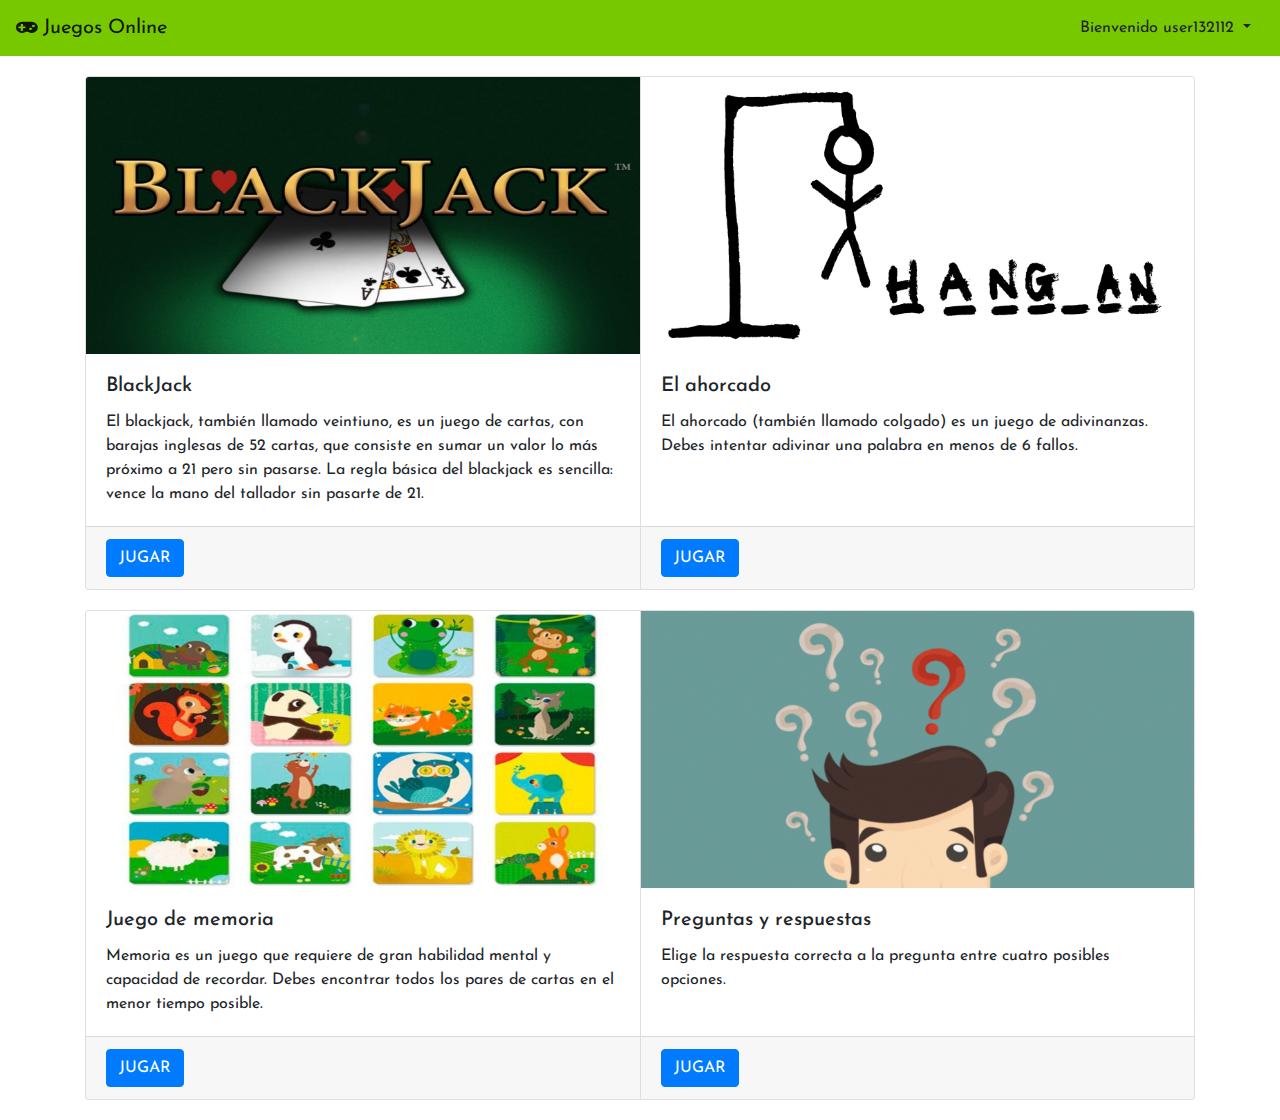
<file: index.html>
<!DOCTYPE html>
<html>
<head>
	<meta charset="utf-8">
    <meta name="viewport" content="width=device-width, initial-scale=1, shrink-to-fit=no">
    <meta name="description" content="Aplicación de juegos online en JavaScript y jQuery">
    <meta name="author" content="Georgios Botas Recchia">
	<title>Juegos online!</title>

	<!--jQuery-->
	<script src="https://ajax.googleapis.com/ajax/libs/jquery/3.4.1/jquery.min.js"></script>

	<!--Bootstrap-->
	<link rel="stylesheet" href="assets/bootstrap/bootstrap.css">
	<script src="assets/bootstrap/bootstrap.js"></script>

	<!-- Estilos-->
	<link rel="stylesheet" type="text/css" href="style.css">

	<!--Fuentes-->
	<link href="https://fonts.googleapis.com/css?family=Josefin+Sans&display=swap" rel="stylesheet">

	<!--Iconos-->
	<link href="https://stackpath.bootstrapcdn.com/font-awesome/4.7.0/css/font-awesome.min.css" rel="stylesheet" integrity="sha384-wvfXpqpZZVQGK6TAh5PVlGOfQNHSoD2xbE+QkPxCAFlNEevoEH3Sl0sibVcOQVnN" crossorigin="anonymous">

	<!--sessionStorage y prompt username-->
	<script src="js/sessionStorage.js"></script>
	
</head>
<body>

	<nav class="navbar navbar-light bg-light">
		<a class="navbar-brand" href="index.html">
			<i class="fa fa-gamepad"></i>
			Juegos Online
		</a>
		<div class="dropdown">
		  <a class="btn dropdown-toggle" href="#" role="button" id="dropdownMenuLink" data-toggle="dropdown" aria-haspopup="true" aria-expanded="false">
		    <span id="welcome"></span>
		  </a>

		  <div class="dropdown-menu" aria-labelledby="dropdownMenuLink">
		    <a class="dropdown-item" href="registros.html">Registros</a>
		  </div>
		</div>
	</nav>

	<div class="container index">
		<div class="card-group">
		  <div class="card">
		    <img src="assets/back-bj.jpg" class="card-img-top" alt="juego de cartas 21">
		    <div class="card-body">
		      <h5 class="card-title">BlackJack</h5>
		      <p class="card-text">
		      	El blackjack, también llamado veintiuno, es un juego de cartas, con barajas inglesas de 52 cartas, que consiste en sumar un valor lo más próximo a 21 pero sin pasarse. La regla básica del blackjack es sencilla: vence la mano del tallador sin pasarte de 21.
		      </p>
		    </div>
		    <div class="card-footer">
		      <small class="text-muted">
		      	<a href="juegos/black-jack.html" class="btn btn-primary">JUGAR</a>
		      </small>
		    </div>
		  </div>
		  <div class="card">
		    <img src="assets/back-hangman.jpg" class="card-img-top" alt="juego del ahorcado">
		    <div class="card-body">
		      <h5 class="card-title">El ahorcado</h5>
		      <p class="card-text">
		      	El ahorcado (también llamado colgado) es un juego de adivinanzas. Debes intentar adivinar una palabra en menos de 6 fallos.
		  	  </p>
		    </div>
		    <div class="card-footer">
		      <small class="text-muted">
		      	<a href="juegos/ahorcado.html" class="btn btn-primary">JUGAR</a>
		      </small>
		    </div>
		  </div>
		</div>

		<div class="card-group container-top">
		  <div class="card">
		    <img src="assets/back-mem.jpg" class="card-img-top" alt="juego de memoria">
		    <div class="card-body">
		      <h5 class="card-title">Juego de memoria</h5>
		      <p class="card-text">
		      	Memoria es un juego que requiere de gran habilidad mental y capacidad de recordar. Debes encontrar todos los pares de cartas en el menor tiempo posible.
		  	  </p>
		    </div>
		    <div class="card-footer">
		      <small class="text-muted">
		      	<a href="juegos/memoria.html" class="btn btn-primary">JUGAR</a>
		      </small>
		    </div>
		  </div>

		  <div class="card">
		    <img src="assets/back-qt.jpg" class="card-img-top" alt="juego preguntas y respuestas">
		    <div class="card-body">
		      <h5 class="card-title">Preguntas y respuestas</h5>
		      <p class="card-text">
		      	Elige la respuesta correcta a la pregunta entre cuatro posibles opciones.
		      </p>
		    </div>
		    <div class="card-footer">
		      <small class="text-muted">
		      	<a href="juegos/pre-resp.html" class="btn btn-primary">JUGAR</a>
		      </small>
		    </div>
		  </div>
		</div>
	</div>

</body>
</html>
</file>
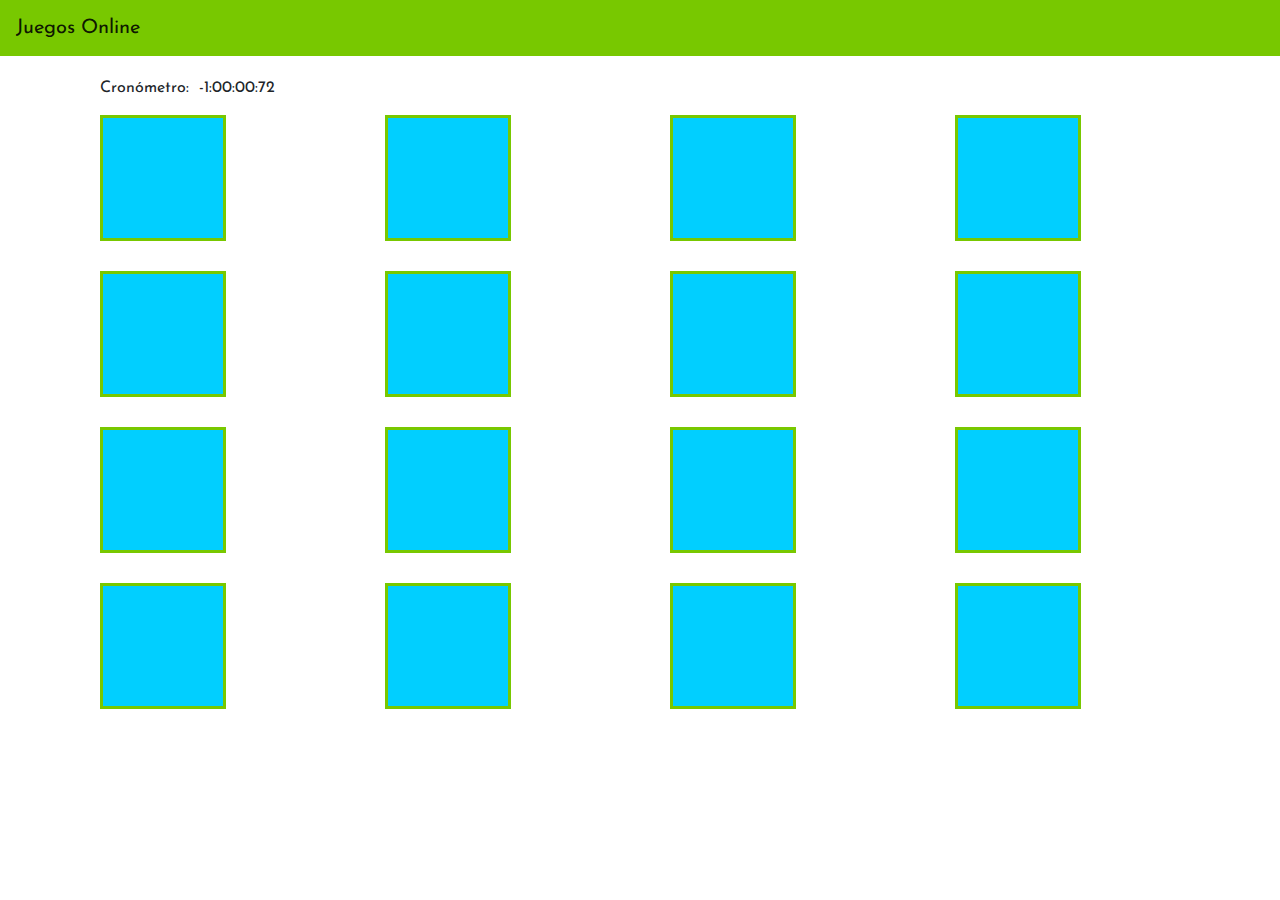
<file: memoria.html>
<!DOCTYPE html>
<html>
<head>
	<meta charset="utf-8">
    <meta name="viewport" content="width=device-width, initial-scale=1, shrink-to-fit=no">
    <meta name="description" content="Aplicación de juegos online en JavaScript y jQuery">
    <meta name="author" content="Georgios Botas Recchia">
	<title>Juego de memoria</title>

	<!--Bootstrap-->
	<link rel="stylesheet" href="https://stackpath.bootstrapcdn.com/bootstrap/4.4.1/css/bootstrap.min.css" integrity="sha384-Vkoo8x4CGsO3+Hhxv8T/Q5PaXtkKtu6ug5TOeNV6gBiFeWPGFN9MuhOf23Q9Ifjh" crossorigin="anonymous">

	<!-- Estilos-->
	<link rel="stylesheet" type="text/css" href="style.css">

	<!--Fuentes-->
	<link href="https://fonts.googleapis.com/css?family=Josefin+Sans&display=swap" rel="stylesheet">

	<!--jQuery-->
	<script src="https://ajax.googleapis.com/ajax/libs/jquery/3.4.1/jquery.min.js"></script>

</head>
<body>

	<nav class="navbar navbar-light bg-light">
	  <a class="navbar-brand" href="index.html">Juegos Online</a>
	</nav>

	<div class="container container-top">

		<div id="cronometro">
			<span>Cronómetro: </span>
			<div id="reloj">
			  0 00 00 00
			</div>
		</div>

		<div class="row">
			<div class="col-3">
				<img class="img-memory" id="img-1" data-index="0" src="assets/imgs-memoria/default.jpg">
			</div>
			<div class="col-3">
				<img class="img-memory" id="img-2" data-index="1" src="assets/imgs-memoria/default.jpg">
			</div>
			<div class="col-3">
				<img class="img-memory" id="img-3" data-index="2" src="assets/imgs-memoria/default.jpg">
			</div>
			<div class="col-3">
				<img class="img-memory" id="img-4" data-index="3" src="assets/imgs-memoria/default.jpg">
			</div>
		</div>

		<div class="row">
			<div class="col-3">
				<img class="img-memory" id="img-5" data-index="4" src="assets/imgs-memoria/default.jpg">
			</div>
			<div class="col-3">
				<img class="img-memory" id="img-6" data-index="5" src="assets/imgs-memoria/default.jpg">
			</div>
			<div class="col-3">
				<img class="img-memory" id="img-7" data-index="6" src="assets/imgs-memoria/default.jpg">
			</div>
			<div class="col-3">
				<img class="img-memory" id="img-8" data-index="7" src="assets/imgs-memoria/default.jpg">
			</div>
		</div>

		<div class="row">
			<div class="col-3">
				<img class="img-memory" id="img-9" data-index="8" src="assets/imgs-memoria/default.jpg">
			</div>
			<div class="col-3">
				<img class="img-memory" id="img-10" data-index="9" src="assets/imgs-memoria/default.jpg">
			</div>
			<div class="col-3">
				<img class="img-memory" id="img-11" data-index="10" src="assets/imgs-memoria/default.jpg">
			</div>
			<div class="col-3">
				<img class="img-memory" id="img-12" data-index="11" src="assets/imgs-memoria/default.jpg">
			</div>
		</div>

		<div class="row">
			<div class="col-3">
				<img class="img-memory" id="img-13" data-index="12" src="assets/imgs-memoria/default.jpg">
			</div>
			<div class="col-3">
				<img class="img-memory" id="img-14" data-index="13" src="assets/imgs-memoria/default.jpg">
			</div>
			<div class="col-3">
				<img class="img-memory" id="img-15" data-index="14" src="assets/imgs-memoria/default.jpg">
			</div>
			<div class="col-3">
				<img class="img-memory" id="img-16" data-index="15" src="assets/imgs-memoria/default.jpg">
			</div>
		</div>


	</div>

<script src="js/memoria.js"></script>
</body>
</html>
</file>
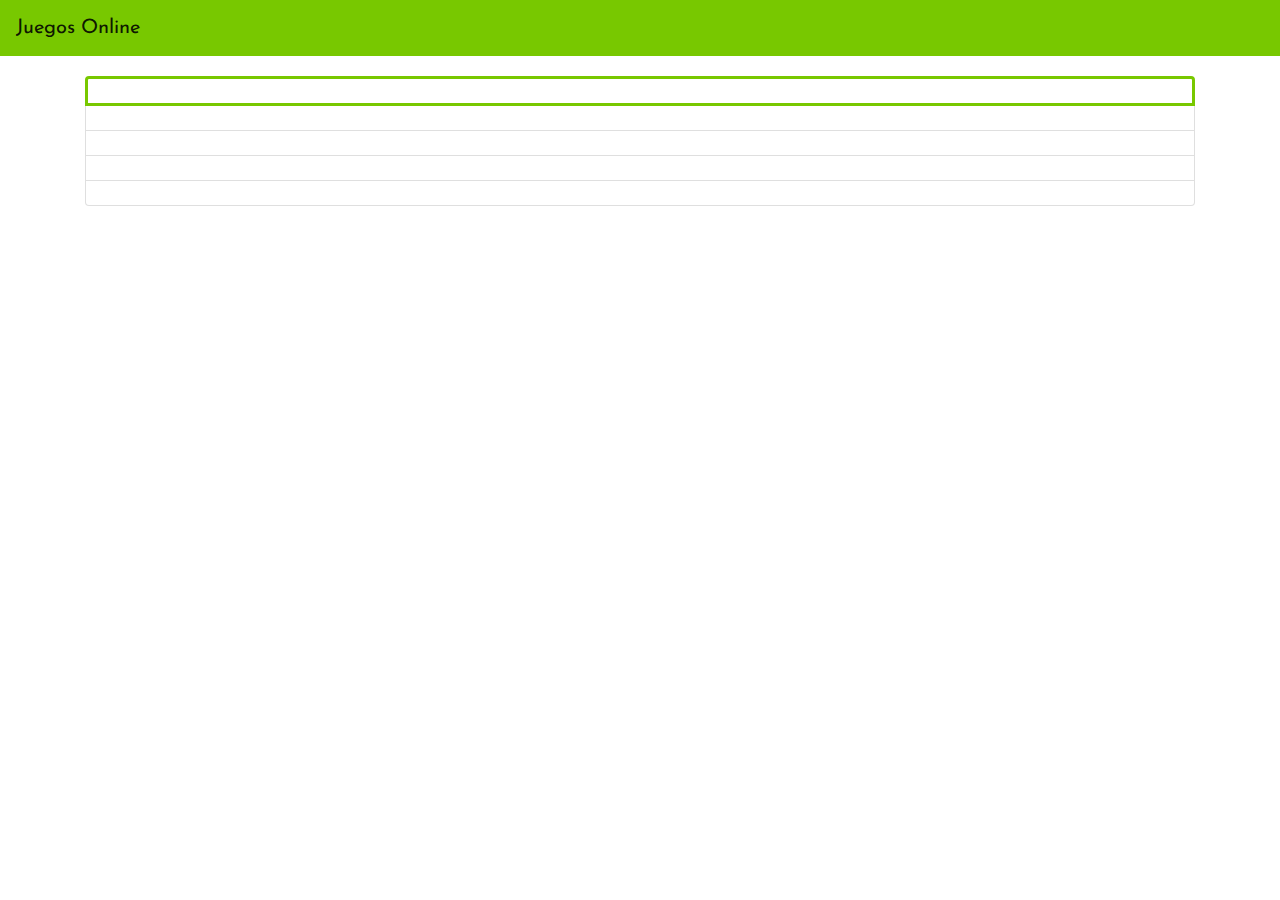
<file: pre-resp.html>
<!DOCTYPE html>
<html>
<head>
	<meta charset="utf-8">
    <meta name="viewport" content="width=device-width, initial-scale=1, shrink-to-fit=no">
    <meta name="description" content="Aplicación de juegos online en JavaScript y jQuery">
    <meta name="author" content="Georgios Botas Recchia">
	<title>Juego de memoria</title>

	<!--Bootstrap-->
	<link rel="stylesheet" href="https://stackpath.bootstrapcdn.com/bootstrap/4.4.1/css/bootstrap.min.css" integrity="sha384-Vkoo8x4CGsO3+Hhxv8T/Q5PaXtkKtu6ug5TOeNV6gBiFeWPGFN9MuhOf23Q9Ifjh" crossorigin="anonymous">

	<!-- Estilos-->
	<link rel="stylesheet" type="text/css" href="style.css">

	<!--Fuentes-->
	<link href="https://fonts.googleapis.com/css?family=Josefin+Sans&display=swap" rel="stylesheet">

	<!--jQuery-->
	<script src="https://ajax.googleapis.com/ajax/libs/jquery/3.4.1/jquery.min.js"></script>

</head>
<body>

	<nav class="navbar navbar-light bg-light">
	  <a class="navbar-brand" href="index.html">Juegos Online</a>
	</nav>

	<div class="container container-top">

		<div class="list-group">
			<button id="qt" type="button" class="list-group-item list-group-item-action" disabled></button>
			<button id="opt-1" type="button" class="list-group-item list-group-item-action option"></button>
			<button id="opt-2" type="button" class="list-group-item list-group-item-action option"></button>
			<button id="opt-3" type="button" class="list-group-item list-group-item-action option"></button>
			<button id="opt-4" type="button" class="list-group-item list-group-item-action option"></button>
		</div>

	</div>

<script src="js/pre-resp.js"></script>
</body>
</html>
</file>
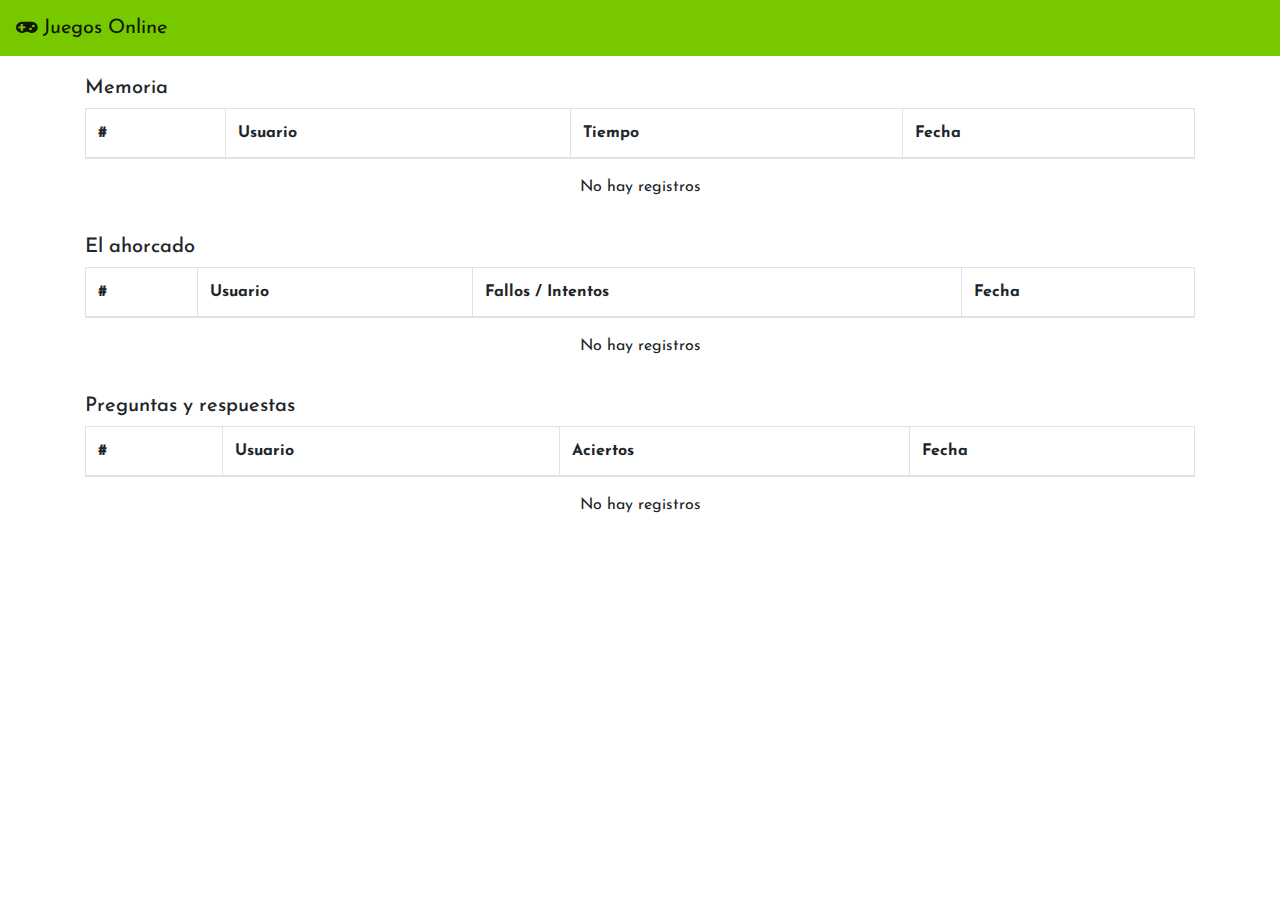
<file: registros.html>
<!DOCTYPE html>
<html>
<head>
	<meta charset="utf-8">
    <meta name="viewport" content="width=device-width, initial-scale=1, shrink-to-fit=no">
    <meta name="description" content="Aplicación de juegos online en JavaScript y jQuery">
    <meta name="author" content="Georgios Botas Recchia">
	<title>Juegos online!</title>

	<!--jQuery-->
	<script src="https://ajax.googleapis.com/ajax/libs/jquery/3.4.1/jquery.min.js"></script>

	<!--Bootstrap-->
	<link rel="stylesheet" href="assets/bootstrap/bootstrap.css">

	<!-- Estilos-->
	<link rel="stylesheet" type="text/css" href="style.css">

	<!--Fuentes-->
	<link href="https://fonts.googleapis.com/css?family=Josefin+Sans&display=swap" rel="stylesheet">
	
	<!--Iconos-->
	<link href="https://stackpath.bootstrapcdn.com/font-awesome/4.7.0/css/font-awesome.min.css" rel="stylesheet" integrity="sha384-wvfXpqpZZVQGK6TAh5PVlGOfQNHSoD2xbE+QkPxCAFlNEevoEH3Sl0sibVcOQVnN" crossorigin="anonymous">

</head>
<body>

	<nav class="navbar navbar-light bg-light">
		<a class="navbar-brand" href="index.html">
			<i class="fa fa-gamepad"></i>
			Juegos Online
		</a>
	</nav>

	<div class="container container-top">
		

	</div>

<script src="js/registros.js"></script>
</body>
</html>
</file>
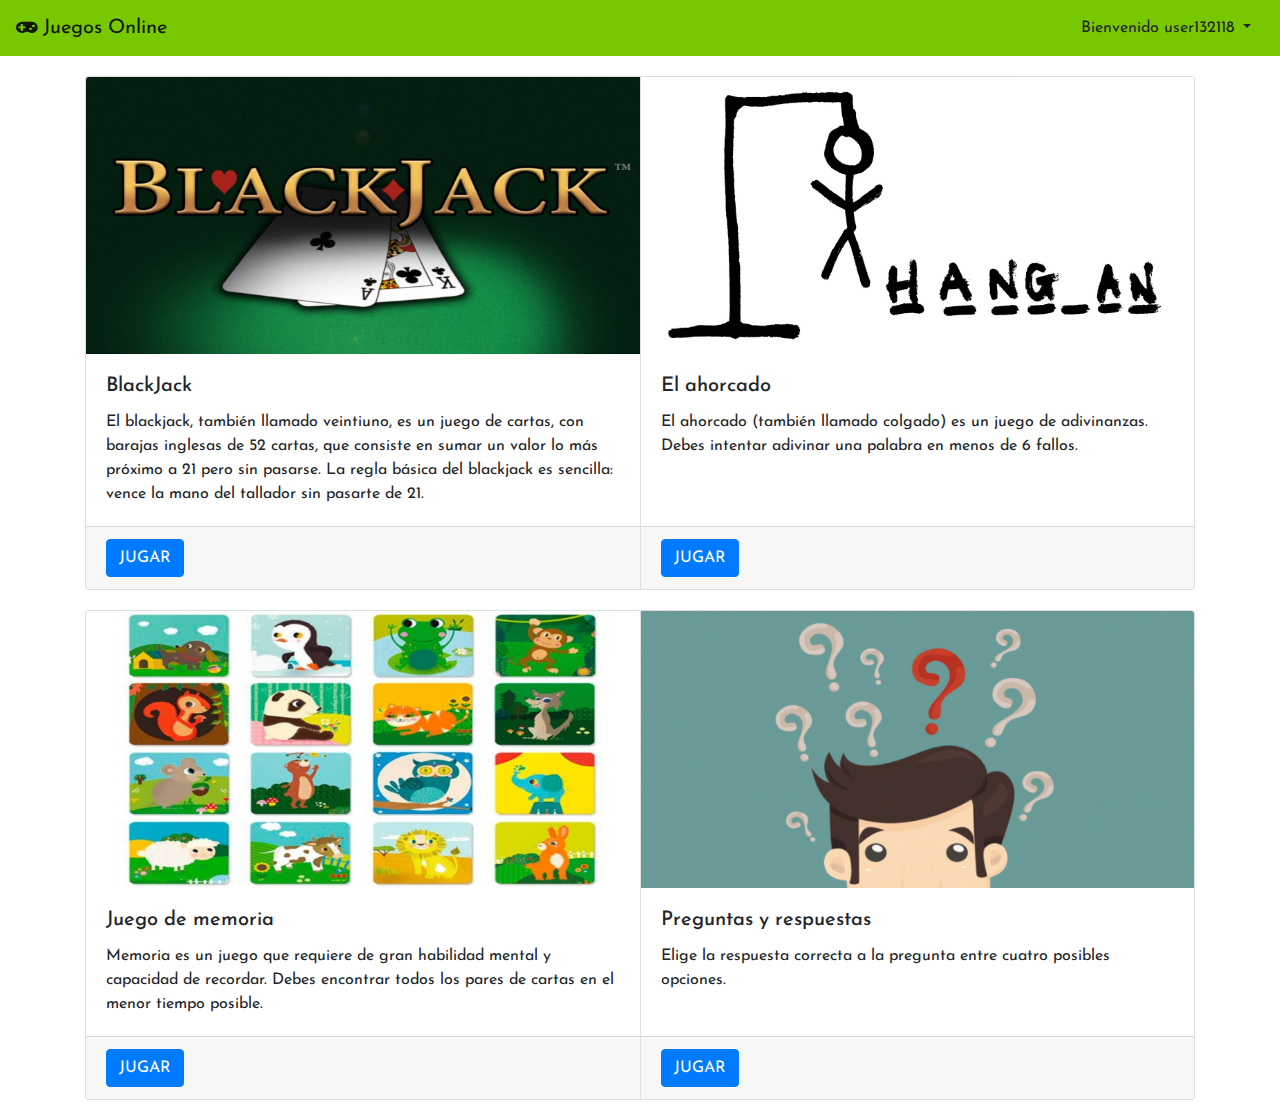
<file: juegos/ahorcado.html>
<!DOCTYPE html>
<html>
<head>
	<meta charset="utf-8">
    <meta name="viewport" content="width=device-width, initial-scale=1, shrink-to-fit=no">
    <meta name="description" content="Aplicación de juegos online en JavaScript y jQuery">
    <meta name="author" content="Georgios Botas Recchia">
	<title>Juego del ahorcado</title>

	<!--Bootstrap-->
	<link rel="stylesheet" href="../assets/bootstrap/bootstrap.css">

	<!-- Estilos-->
	<link rel="stylesheet" type="text/css" href="../style.css">

	<!--Fuentes-->
	<link href="https://fonts.googleapis.com/css?family=Josefin+Sans&display=swap" rel="stylesheet">

	<!--jQuery-->
	<script src="https://ajax.googleapis.com/ajax/libs/jquery/3.4.1/jquery.min.js"></script>

	<!--Iconos-->
	<link href="https://stackpath.bootstrapcdn.com/font-awesome/4.7.0/css/font-awesome.min.css" rel="stylesheet" integrity="sha384-wvfXpqpZZVQGK6TAh5PVlGOfQNHSoD2xbE+QkPxCAFlNEevoEH3Sl0sibVcOQVnN" crossorigin="anonymous">

	<!-- Redirigir a index si no hay un username asignado en sessionStorage -->
	<script type="text/javascript">
		if (sessionStorage.userName == null || typeof(sessionStorage.userName) == 'undefined') 
		{
			document.location.href="../index.html";
		}
	</script>
</head>
<body>

	<nav class="navbar navbar-light bg-light">
		<a class="navbar-brand" href="../index.html">
			<i class="fa fa-gamepad"></i>
			Juegos Online
		</a>
	</nav>

	<div class="container container-top">

		<div class="row">
			<div class="col-6">
				<img class="img-hangman" id="img-hangman" src="../assets/imgs-ahorcado/1.jpg">
			</div>
			<div class="col-6 col-media-hangman">
				<div id="word"></div>
				<table class="table table-bordered">
					<tbody>
						<tr>
							<td><button type="button" class="submit-letter" value="a">A</button></td>
							<td><button type="button" class="submit-letter" value="b">B</button></td>
							<td><button type="button" class="submit-letter" value="c">C</button></td>
						</tr>
						<tr>
							<td><button type="button" class="submit-letter" value="d">D</button></td>
							<td><button type="button" class="submit-letter" value="e">E</button></td>
							<td><button type="button" class="submit-letter" value="f">F</button></td>
						</tr>
						<tr>
							<td><button type="button" class="submit-letter" value="g">G</button></td>
							<td><button type="button" class="submit-letter" value="h">H</button></td>
							<td><button type="button" class="submit-letter" value="i">I</button></td>
						</tr>
						<tr>
							<td><button type="button" class="submit-letter" value="j">J</button></td>
							<td><button type="button" class="submit-letter" value="k">K</button></td>
							<td><button type="button" class="submit-letter" value="l">L</button></td>
						</tr>
						<tr>
							<td><button type="button" class="submit-letter" value="m">M</button></td>
							<td><button type="button" class="submit-letter" value="n">N</button></td>
							<td><button type="button" class="submit-letter" value="o">O</button></td>
						</tr>
						<tr>
							<td><button type="button" class="submit-letter" value="p">P</button></td>
							<td><button type="button" class="submit-letter" value="q">Q</button></td>
							<td><button type="button" class="submit-letter" value="r">R</button></td>
						</tr>
						<tr>
							<td><button type="button" class="submit-letter" value="s">S</button></td>
							<td><button type="button" class="submit-letter" value="t">T</button></td>
							<td><button type="button" class="submit-letter" value="u">U</button></td>
						</tr>
						<tr>
							<td><button type="button" class="submit-letter" value="v">V</button></td>
							<td><button type="button" class="submit-letter" value="w">W</button></td>
							<td><button type="button" class="submit-letter" value="x">X</button></td>
						</tr>
						<tr>
							<td><button type="button" class="submit-letter" value="y">Y</button></td>
							<td><button type="button" class="submit-letter" value="z">Z</button></td>
						</tr>
					</tbody>
				</table>

			</div>
		</div>

	</div>

<script src="../js/ahorcado.js"></script>
</body>
</html>
</file>
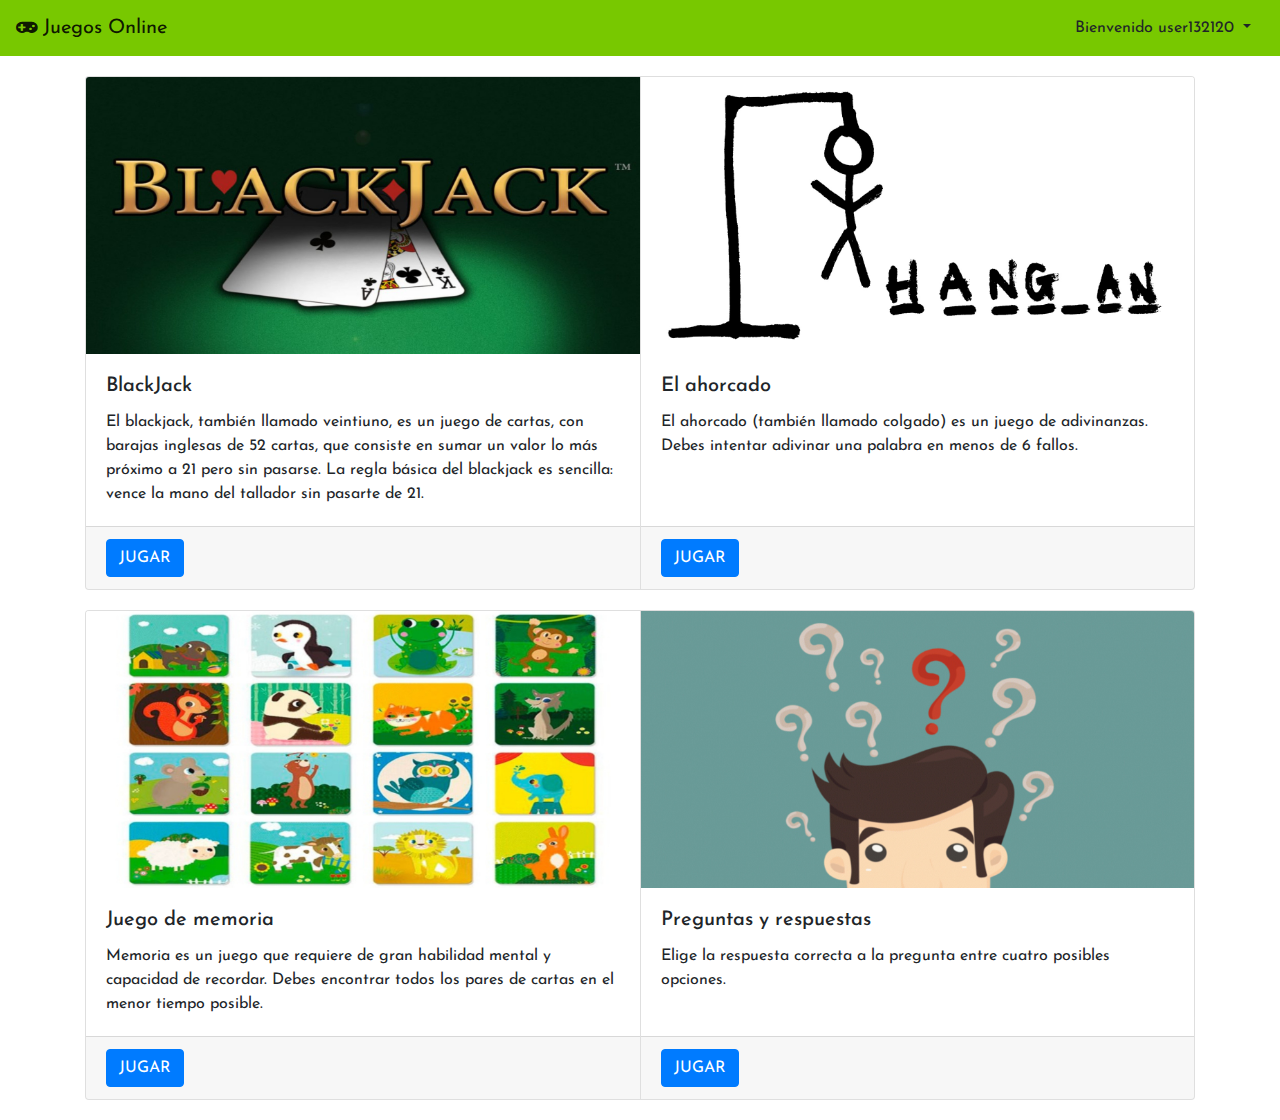
<file: juegos/black-jack.html>
<!DOCTYPE html>
<html>
<head>
	<meta charset="utf-8">
    <meta name="viewport" content="width=device-width, initial-scale=1, shrink-to-fit=no">
    <meta name="description" content="Black Jack, aplicación de juegos online en JavaScript y jQuery">
    <meta name="author" content="Georgios Botas Recchia">
	<title>Black Jack</title>

	<!--Bootstrap-->
	<link rel="stylesheet" href="../assets/bootstrap/bootstrap.css">

	<!-- Estilos-->
	<link rel="stylesheet" type="text/css" href="../style.css">

	<!--Fuentes-->
	<link href="https://fonts.googleapis.com/css?family=Josefin+Sans&display=swap" rel="stylesheet">

	<!--jQuery-->
	<script src="https://ajax.googleapis.com/ajax/libs/jquery/3.4.1/jquery.min.js"></script>

	<!--Iconos-->
	<link href="https://stackpath.bootstrapcdn.com/font-awesome/4.7.0/css/font-awesome.min.css" rel="stylesheet" integrity="sha384-wvfXpqpZZVQGK6TAh5PVlGOfQNHSoD2xbE+QkPxCAFlNEevoEH3Sl0sibVcOQVnN" crossorigin="anonymous">

	<!-- Redirigir a index si no hay un username asignado en sessionStorage -->
	<script type="text/javascript">
		if (sessionStorage.userName == null || typeof(sessionStorage.userName) == 'undefined') 
		{
			document.location.href="../index.html";
		}
	</script>
</head>
<body>

	<nav class="navbar navbar-light bg-light">
		<a class="navbar-brand" href="../index.html">
			<i class="fa fa-gamepad"></i>
			Juegos Online
		</a>
	</nav>

	<div class="container container-top">

		<div class="back-color">
			<div id="deck" class="deck center">
				<div class="row card-bj-deck">
					<img class="img-bj-deck" id="img-deck" src="../assets/imgs-bj/default.jpg">
					<span id="deck-length"></span>
				</div>
				<div id="cards-house" class="row">
					<div id="points-house"></div>

					<div id="card-h-1" class="card-bj">
						
					</div>
					<div id="card-h-2" class="card-bj">
						
					</div>
				</div>
			</div>		
			<div id="cards-player" class="row">
				<div class="cards-player">
					<div id="points"></div>
				</div>
				
				<div id="card-1" class="card-bj">
					
				</div>
				<div id="card-2" class="card-bj">
					
				</div>
			</div>
		</div>
		<div class="btns">
			<button id="hit">Otra carta</button>
			<button id="stand">¡ Me planto !</button>
			<div id="stats" class="row">
				<p id="wins">Victorias: 0</p>
				<p id="lose">Derrotas: 0</p>
			</div>
		</div>
		

	</div>

<script src="../js/black-jack.js"></script>
</body>
</html>
</file>
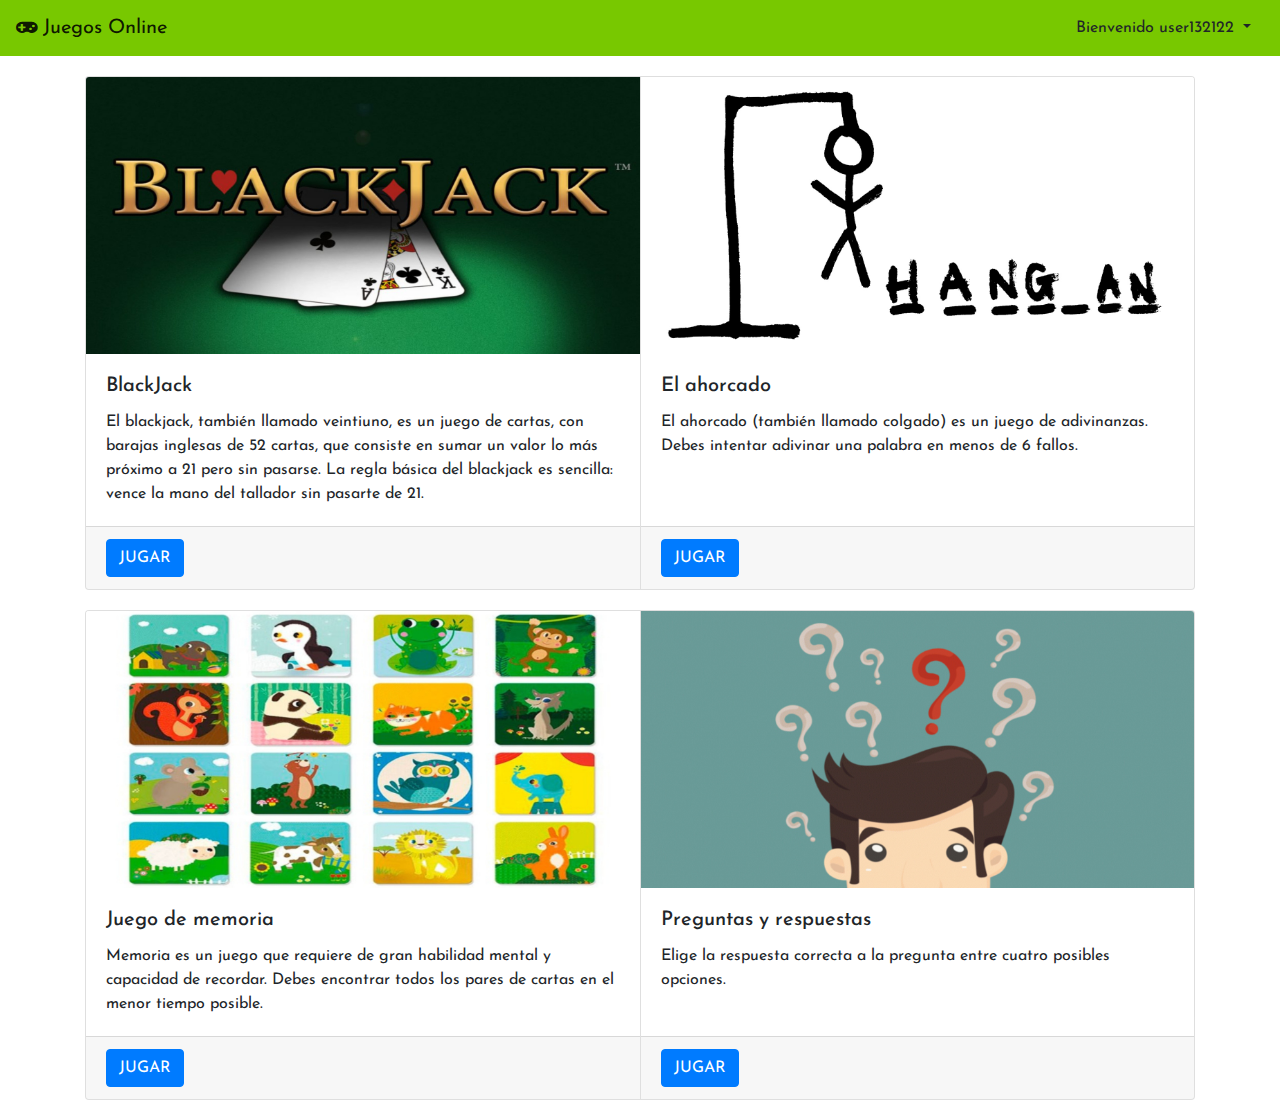
<file: juegos/memoria.html>
<!DOCTYPE html>
<html>
<head>
	<meta charset="utf-8">
    <meta name="viewport" content="width=device-width, initial-scale=1, shrink-to-fit=no">
    <meta name="description" content="Aplicación de juegos online en JavaScript y jQuery">
    <meta name="author" content="Georgios Botas Recchia">
	<title>Juego de memoria</title>

	<!--Bootstrap-->
	<link rel="stylesheet" href="../assets/bootstrap/bootstrap.css">

	<!-- Estilos-->
	<link rel="stylesheet" type="text/css" href="../style.css">

	<!--Fuentes-->
	<link href="https://fonts.googleapis.com/css?family=Josefin+Sans&display=swap" rel="stylesheet">

	<!--jQuery-->
	<script src="https://ajax.googleapis.com/ajax/libs/jquery/3.4.1/jquery.min.js"></script>

	<!--Iconos-->
	<link href="https://stackpath.bootstrapcdn.com/font-awesome/4.7.0/css/font-awesome.min.css" rel="stylesheet" integrity="sha384-wvfXpqpZZVQGK6TAh5PVlGOfQNHSoD2xbE+QkPxCAFlNEevoEH3Sl0sibVcOQVnN" crossorigin="anonymous">

	<!-- Redirigir a index si no hay un username asignado en sessionStorage -->
	<script type="text/javascript">
		if (sessionStorage.userName == null || typeof(sessionStorage.userName) == 'undefined') 
		{
			document.location.href="../index.html";
		}
	</script>
</head>
<body>

	<nav class="navbar navbar-light bg-light">
		<a class="navbar-brand" href="../index.html">
			<i class="fa fa-gamepad"></i>
			Juegos Online
		</a>
	</nav>

	<div class="container container-top">

		<div id="cronometro">
			<span>Cronómetro: </span>
			<div id="reloj">
			  0:00:00:00
			</div>
		</div>

		<div class="row">
			<div class="col-3 col-media-memory">
				<img class="img-memory" id="img-1" data-index="0" src="../assets/imgs-memoria/default.jpg">
			</div>
			<div class="col-3 col-media-memory">
				<img class="img-memory" id="img-2" data-index="1" src="../assets/imgs-memoria/default.jpg">
			</div>
			<div class="col-3 col-media-memory">
				<img class="img-memory" id="img-3" data-index="2" src="../assets/imgs-memoria/default.jpg">
			</div>
			<div class="col-3 col-media-memory">
				<img class="img-memory" id="img-4" data-index="3" src="../assets/imgs-memoria/default.jpg">
			</div>
		</div>

		<div class="row">
			<div class="col-3 col-media-memory">
				<img class="img-memory" id="img-5" data-index="4" src="../assets/imgs-memoria/default.jpg">
			</div>
			<div class="col-3 col-media-memory">
				<img class="img-memory" id="img-6" data-index="5" src="../assets/imgs-memoria/default.jpg">
			</div>
			<div class="col-3 col-media-memory">
				<img class="img-memory" id="img-7" data-index="6" src="../assets/imgs-memoria/default.jpg">
			</div>
			<div class="col-3 col-media-memory">
				<img class="img-memory" id="img-8" data-index="7" src="../assets/imgs-memoria/default.jpg">
			</div>
		</div>

		<div class="row">
			<div class="col-3 col-media-memory">
				<img class="img-memory" id="img-9" data-index="8" src="../assets/imgs-memoria/default.jpg">
			</div>
			<div class="col-3 col-media-memory">
				<img class="img-memory" id="img-10" data-index="9" src="../assets/imgs-memoria/default.jpg">
			</div>
			<div class="col-3 col-media-memory">
				<img class="img-memory" id="img-11" data-index="10" src="../assets/imgs-memoria/default.jpg">
			</div>
			<div class="col-3 col-media-memory">
				<img class="img-memory" id="img-12" data-index="11" src="../assets/imgs-memoria/default.jpg">
			</div>
		</div>

		<div class="row">
			<div class="col-3 col-media-memory">
				<img class="img-memory" id="img-13" data-index="12" src="../assets/imgs-memoria/default.jpg">
			</div>
			<div class="col-3 col-media-memory">
				<img class="img-memory" id="img-14" data-index="13" src="../assets/imgs-memoria/default.jpg">
			</div>
			<div class="col-3 col-media-memory">
				<img class="img-memory" id="img-15" data-index="14" src="../assets/imgs-memoria/default.jpg">
			</div>
			<div class="col-3 col-media-memory">
				<img class="img-memory" id="img-16" data-index="15" src="../assets/imgs-memoria/default.jpg">
			</div>
		</div>


	</div>

<script src="../js/memoria.js"></script>
</body>
</html>
</file>
<file: style.css>
body {
	font-family: 'Josefin Sans', sans-serif;
}

.bg-light {
    background-color: rgb(120, 200, 0) !important;
}

.container-top{
	padding-top: 20px;
	position: relative;
}

.index{
	padding-top: 20px;
	padding-bottom: 20px;
	position: relative;
}


/*
*	Memoria
*/
.img-memory, .img-hangman{
	border: solid;
	border-color: rgb(120, 200, 0);
	margin: 15px;
}

#cronometro{
	margin-left: 15px;
}

#cronometro span{
	padding-right: 10px;
	float: left;
}


/*
*	Preg y Resp
*/
button#qt{
	border: solid;
    border-color: rgb(120, 200, 0);
}

.list-group-item-success {
    color: #155724 !important;
    background-color: #c3e6cb !important;
}

.list-group-item-danger {
    color: #721c24 !important;
    background-color: #f5c6cb !important;
}

.list-group-item-dark {
    color: #1b1e21 !important;
    background-color: #c6c8ca !important;
}

/*
*	Barra de progreso
*/
.ui-widget-header {
    background: rgb(120, 200, 0) !important;
}

/*
*	Ahorcado
*/
#word {
	padding-top: 10px;
}

#word p{
	font-size: 30px;
}


/*
*	Registros
*/
.text-center{
	text-align: center;
}

/*
*	BlackJack
*/
.back-color{
	background-color: #006400; 
}

.img-bj, .img-bj-deck, #points {
	margin: 15px;
	padding-left: 15px;
}

#stats {
    border: none;
    margin: 5px;
}

#lose{
	padding-left: 10px;
}

#deck-length, #points, #points-house{
	color: #ffffff;
	padding-top: 50px;
}

.points-house{
	padding-left: 15px;
}

.center {
  margin: auto;
  width: 50%;
  border: 3px solid green;
  padding: 10px;
}

@media only screen and (max-width: 768px) {

	.col-media-hangman {
		position: absolute;
		padding-top: 520px;
		/*bottom: -140px;*/
		left: 20px;
	}

	.col-media-qt{
	    flex: 0 0 100%;
		max-width: 100%;
	}

	.col-media-memory{
		flex: 0 0 50%;
		max-width: 50%;
	}

}
</file>
